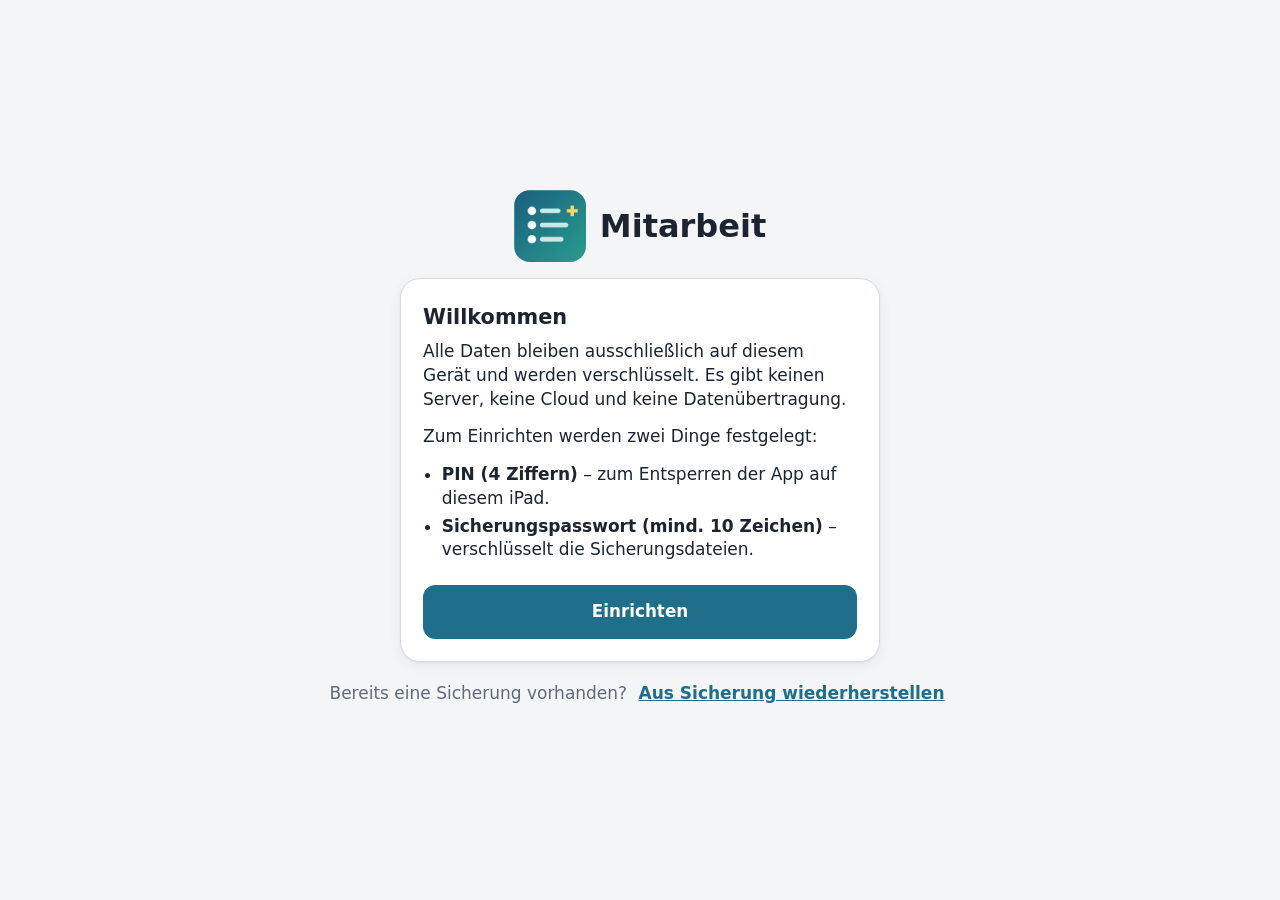
<file: index.html>
<!doctype html>
<html lang="de">
<head>
<meta charset="utf-8">
<meta http-equiv="Content-Security-Policy" content="default-src 'none'; script-src 'self'; style-src 'self'; img-src 'self' blob: data:; connect-src 'self'; manifest-src 'self'; worker-src 'self'; font-src 'none'; media-src 'none'; frame-src 'none'; object-src 'none'; base-uri 'none'; form-action 'none'">
<meta name="referrer" content="no-referrer">
<meta name="viewport" content="width=device-width, initial-scale=1, viewport-fit=cover">
<meta name="apple-mobile-web-app-capable" content="yes">
<meta name="mobile-web-app-capable" content="yes">
<meta name="apple-mobile-web-app-status-bar-style" content="black-translucent">
<meta name="apple-mobile-web-app-title" content="Mitarbeit">
<meta name="theme-color" content="#1f6f8b">
<meta name="format-detection" content="telephone=no">
<meta name="robots" content="noindex, nofollow">
<title>Mitarbeit</title>
<link rel="manifest" href="manifest.json">
<link rel="apple-touch-icon" href="icons/apple-touch-icon.png">
<link rel="icon" type="image/png" sizes="32x32" href="icons/favicon-32.png">
<link rel="stylesheet" href="css/app.css">
<script type="module" src="js/app.js"></script>
</head>
<body>
<div id="app"><p class="boot">Mitarbeit wird geladen …</p></div>
<noscript><p class="boot">Für diese App wird JavaScript benötigt.</p></noscript>
</body>
</html>
</file>
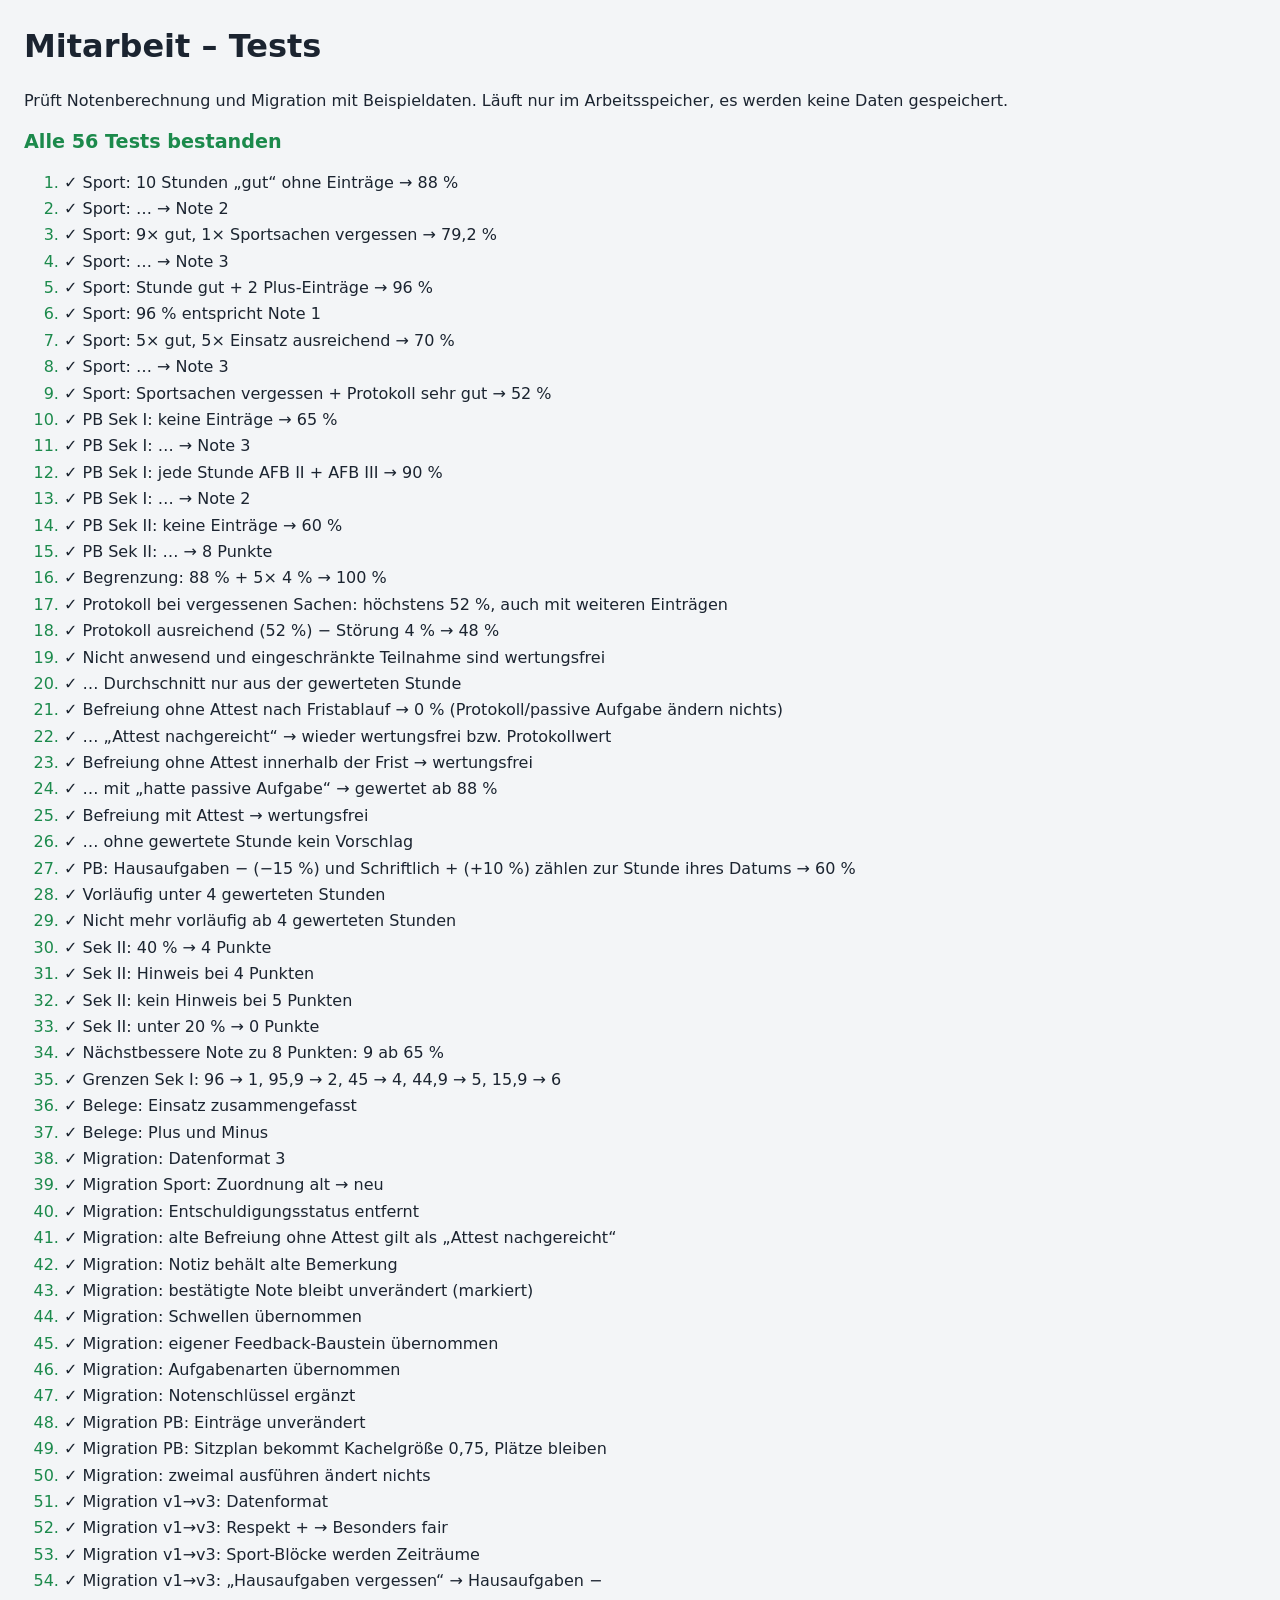
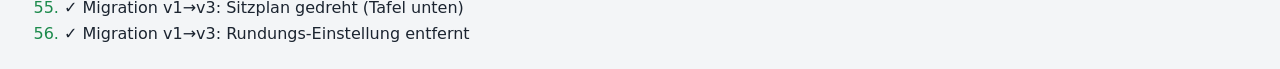
<file: tests/index.html>
<!doctype html>
<html lang="de">
<head>
<meta charset="utf-8">
<meta http-equiv="Content-Security-Policy" content="default-src 'none'; script-src 'self'; style-src 'self'; connect-src 'self'; base-uri 'none'; form-action 'none'">
<meta name="viewport" content="width=device-width, initial-scale=1">
<meta name="robots" content="noindex, nofollow">
<title>Mitarbeit – Tests</title>
<link rel="stylesheet" href="tests.css">
<script type="module" src="tests.js"></script>
</head>
<body>
<h1>Mitarbeit – Tests</h1>
<p>Prüft Notenberechnung und Migration mit Beispieldaten. Läuft nur im Arbeitsspeicher, es werden keine Daten gespeichert.</p>
<div id="summary">Tests laufen …</div>
<ol id="results"></ol>
</body>
</html>
</file>
<file: css/app.css>
/* Mitarbeit – Stylesheet (keine externen Schriften, nur Systemschrift) */

:root {
  --bg: #f3f5f7;
  --surface: #ffffff;
  --surface2: #eef1f4;
  --text: #1b2430;
  --muted: #5f6b7a;
  --border: #d5dbe2;
  --primary: #1f6f8b;
  --primary-ink: #ffffff;
  --primary-soft: #e1eff4;
  --sport: #23855a;
  --sport-soft: #dff2e8;
  --pb: #5a52c4;
  --pb-soft: #e8e6fa;
  --plus: #1c8a4c;
  --plus-bg: #e1f4e8;
  --minus: #c0392b;
  --minus-bg: #fbe5e2;
  --neutral-bg: #eceff3;
  --warn: #9a5b00;
  --warn-bg: #fff2d6;
  --danger: #c0392b;
  --radius: 14px;
  --shadow: 0 1px 2px rgba(0, 0, 0, .06), 0 4px 14px rgba(0, 0, 0, .05);
  --safe-top: env(safe-area-inset-top, 0px);
  --safe-bottom: env(safe-area-inset-bottom, 0px);
  color-scheme: light dark;
}

@media (prefers-color-scheme: dark) {
  :root {
    --bg: #11161c;
    --surface: #1b222b;
    --surface2: #232c37;
    --text: #e8edf2;
    --muted: #9aa7b5;
    --border: #334050;
    --primary: #4fb3d4;
    --primary-ink: #08202a;
    --primary-soft: #183442;
    --sport: #4cc58c;
    --sport-soft: #173426;
    --pb: #9d96f2;
    --pb-soft: #26244a;
    --plus: #5ed38f;
    --plus-bg: #173a27;
    --minus: #ff8a7d;
    --minus-bg: #45201c;
    --neutral-bg: #2a333e;
    --warn: #f5c062;
    --warn-bg: #3d3018;
    --danger: #ff8a7d;
    --shadow: 0 1px 2px rgba(0, 0, 0, .4);
  }
}

* { box-sizing: border-box; }
html { -webkit-text-size-adjust: 100%; }
body {
  margin: 0;
  background: var(--bg);
  color: var(--text);
  font: 17px/1.4 -apple-system, BlinkMacSystemFont, "Segoe UI", system-ui, sans-serif;
  -webkit-tap-highlight-color: transparent;
  -webkit-user-select: none;
  user-select: none;
  min-height: 100vh;
  overscroll-behavior-y: none;
}
input, textarea, select { -webkit-user-select: text; user-select: text; }
h1, h2, h3, h4 { margin: .2em 0 .5em; line-height: 1.2; }
h2 { font-size: 1.3rem; }
h3 { font-size: 1.08rem; }
h4 { font-size: 1rem; color: var(--muted); }
p { margin: .4em 0 .8em; }
small, .small { font-size: .85rem; }
.muted { color: var(--muted); }
.boot { padding: 40px 20px; text-align: center; color: var(--muted); }
[hidden] { display: none !important; }

/* ---------- Formularelemente ---------- */

input[type=text], input[type=password], input[type=number], input[type=date], select, textarea {
  font: inherit;
  font-size: 17px; /* verhindert Zoom auf iOS */
  color: var(--text);
  background: var(--surface);
  border: 1px solid var(--border);
  border-radius: 10px;
  padding: 10px 12px;
  min-height: 46px;
  width: 100%;
}
textarea { resize: vertical; line-height: 1.4; }
select { -webkit-appearance: none; appearance: none; padding-right: 32px;
  background-image: linear-gradient(45deg, transparent 50%, var(--muted) 50%), linear-gradient(135deg, var(--muted) 50%, transparent 50%);
  background-position: calc(100% - 18px) 50%, calc(100% - 12px) 50%;
  background-size: 6px 6px; background-repeat: no-repeat; }
input:focus, select:focus, textarea:focus { outline: 2px solid var(--primary); outline-offset: 1px; }
input[type=checkbox] { width: 24px; height: 24px; accent-color: var(--primary); flex: none; margin: 0; }

.field { display: flex; flex-direction: column; gap: 6px; margin: 0 0 14px; }
.field > span { font-weight: 600; font-size: .95rem; }
.field > small { color: var(--muted); }
.check { display: flex; align-items: center; gap: 10px; margin: 0 0 12px; min-height: 40px; cursor: pointer; }
.inline-checks { display: flex; flex-wrap: wrap; gap: 4px 20px; }
.error { color: var(--danger); font-weight: 600; min-height: 0; margin: 0 0 8px; }
.error:empty { display: none; }

/* ---------- Buttons ---------- */

.btn {
  font: inherit;
  font-weight: 600;
  min-height: 46px;
  padding: 10px 16px;
  border-radius: 12px;
  border: 1px solid var(--border);
  background: var(--surface);
  color: var(--text);
  cursor: pointer;
  white-space: nowrap;
  touch-action: manipulation;
}
.btn:active { transform: scale(.98); }
.btn:disabled { opacity: .45; cursor: default; transform: none; }
.btn.primary { background: var(--primary); border-color: var(--primary); color: var(--primary-ink); }
.btn.danger { background: var(--danger); border-color: var(--danger); color: #fff; }
.btn.ghost { background: transparent; }
.btn.ghost.danger { background: transparent; color: var(--danger); border-color: var(--border); }
.btn.big { min-height: 54px; padding: 12px 22px; font-size: 1.05rem; }
.btn.small { min-height: 38px; padding: 6px 12px; font-size: .9rem; }
.btn.link { border: 0; background: none; color: var(--primary); padding: 4px 6px; min-height: 0; text-decoration: underline; }
.btn.left { margin-right: auto; }
.icon-btn { font: inherit; font-size: 1.2rem; width: 46px; height: 46px; border-radius: 50%; border: 0; background: var(--surface2); color: var(--text); cursor: pointer; flex: none; }
.btnrow { display: flex; flex-wrap: wrap; gap: 10px; justify-content: flex-end; align-items: center; margin-top: 12px; }
.btnrow.left { justify-content: flex-start; }

.seg { display: inline-flex; background: var(--surface2); border-radius: 12px; padding: 3px; gap: 3px; }
.seg button { font: inherit; font-weight: 600; border: 0; background: transparent; color: var(--muted); padding: 8px 16px; border-radius: 9px; min-height: 40px; cursor: pointer; }
.seg button.active { background: var(--surface); color: var(--text); box-shadow: var(--shadow); }
.seg.subj button { min-width: 88px; font-size: 1.05rem; }
.seg.subj button.active.sport { background: var(--sport); color: #fff; }
.seg.subj button.active.pb { background: var(--pb); color: #fff; }
.subj-badge { font-weight: 700; padding: 6px 12px; border-radius: 10px; }
.subj-badge.sport { background: var(--sport-soft); color: var(--sport); }
.subj-badge.pb { background: var(--pb-soft); color: var(--pb); }

/* ---------- Kopfzeile, Reiter, Inhalt ---------- */

.topbar {
  position: sticky; top: 0; z-index: 20;
  display: grid; grid-template-columns: 1fr auto 1fr; align-items: center; gap: 10px;
  padding: calc(8px + var(--safe-top)) 14px 8px;
  background: var(--surface);
  border-bottom: 1px solid var(--border);
}
.tb-left { display: flex; gap: 8px; }
.tb-right { display: flex; gap: 8px; justify-content: flex-end; flex-wrap: wrap; }
.tb-center { text-align: center; min-width: 0; }
.tb-center-row { display: flex; align-items: center; gap: 12px; justify-content: center; }
.tb-title { font-size: 1.35rem; font-weight: 800; white-space: nowrap; }
.tb-sub { font-size: .85rem; color: var(--muted); }

.sticky-head { position: sticky; top: 0; z-index: 20; }
.sticky-head .topbar { position: static; }
.tabs {
  display: flex; gap: 4px; overflow-x: auto; padding: 6px 10px 0;
  background: var(--surface); border-bottom: 1px solid var(--border);
  scrollbar-width: none;
}
.tabs::-webkit-scrollbar { display: none; }
.tab { font: inherit; font-weight: 600; border: 0; background: none; color: var(--muted); padding: 10px 16px 12px; border-bottom: 3px solid transparent; cursor: pointer; white-space: nowrap; min-height: 46px; }
.tab.active { color: var(--text); border-bottom-color: var(--primary); }
.tabs.sport .tab.active { border-bottom-color: var(--sport); }
.tabs.pb .tab.active { border-bottom-color: var(--pb); }

.content { padding: 14px 16px calc(40px + var(--safe-bottom)); max-width: 1400px; margin: 0 auto; }
.content.with-selbar { padding-bottom: calc(110px + var(--safe-bottom)); }
.content.settings { max-width: 900px; }

.card { background: var(--surface); border: 1px solid var(--border); border-radius: var(--radius); padding: 14px 16px; margin: 0 0 14px; box-shadow: var(--shadow); }
.card.note { background: var(--primary-soft); border-color: transparent; box-shadow: none; }
.empty, .empty-card { text-align: center; color: var(--muted); padding: 24px; }
.hint { color: var(--muted); font-size: .9rem; margin: 0 0 10px; }
.footnote { text-align: center; color: var(--muted); font-size: .85rem; margin-top: 24px; }
.warnbox { background: var(--warn-bg); color: var(--warn); border-radius: 10px; padding: 10px 12px; }
.warnbox p { margin: .3em 0 0; color: var(--text); }
.spacer { flex: 1; }
ul.plain { padding-left: 1.1em; margin: .3em 0 1em; }
ul.plain li { margin: .25em 0; }
.link-name { font: inherit; font-weight: 700; border: 0; background: none; color: var(--primary); padding: 0; cursor: pointer; text-decoration: underline; }

.toolbar { display: flex; flex-wrap: wrap; align-items: center; gap: 10px; margin: 0 0 12px; }
.toolbar select { width: auto; min-width: 180px; }
.inline { display: inline-flex; align-items: center; gap: 8px; font-weight: 600; }
.inline-title { margin: 0 6px; }

/* ---------- Anmeldung ---------- */

.auth { min-height: 100vh; display: flex; flex-direction: column; align-items: center; justify-content: center; padding: calc(24px + var(--safe-top)) 16px 24px; gap: 16px; }
.auth-logo { display: flex; align-items: center; gap: 14px; }
.auth-logo img { border-radius: 16px; }
.auth-logo h1 { font-size: 2rem; margin: 0; }
.auth-card { width: 100%; max-width: 480px; background: var(--surface); border-radius: 20px; padding: 22px; box-shadow: var(--shadow); border: 1px solid var(--border); }
.auth-card .btn.big { width: 100%; margin-top: 6px; }
.auth-foot { color: var(--muted); text-align: center; }

/* ---------- Start ---------- */

.banners { display: flex; flex-direction: column; gap: 10px; margin-bottom: 16px; }
.banner { display: flex; flex-wrap: wrap; align-items: center; gap: 10px 16px; justify-content: space-between; padding: 12px 14px; border-radius: 12px; font-weight: 600; margin-bottom: 12px; }
.banners .banner { margin: 0; }
.banner.update { background: var(--primary-soft); color: var(--primary); }
.banner.warn { background: var(--warn-bg); color: var(--warn); }
.banner.info { background: var(--surface2); }
.banner.done { background: var(--plus-bg); color: var(--plus); }
.banner-actions { display: flex; gap: 8px; flex-wrap: wrap; }
.banner .btn { color: var(--text); }
.banner .btn.primary { color: var(--primary-ink); }

.tiles { display: grid; grid-template-columns: repeat(auto-fill, minmax(220px, 1fr)); gap: 16px; }
.tile {
  background: var(--surface); border: 1px solid var(--border); border-radius: 18px; padding: 18px;
  box-shadow: var(--shadow); cursor: pointer; display: flex; flex-direction: column; gap: 6px; min-height: 170px;
}
.tile:active { transform: scale(.985); }
.tile-name { font-size: 2.1rem; font-weight: 800; letter-spacing: -.01em; }
.tile-sub { color: var(--muted); font-size: .9rem; }
.tile-chips { display: flex; gap: 8px; margin-top: auto; flex-wrap: wrap; }
.subj-chip { font: inherit; font-weight: 700; border: 0; border-radius: 10px; padding: 10px 18px; min-height: 46px; cursor: pointer; }
.subj-chip.sport { background: var(--sport-soft); color: var(--sport); }
.subj-chip.pb { background: var(--pb-soft); color: var(--pb); }
.tile-meta { color: var(--muted); font-size: .85rem; }

/* ---------- Info-Leiste, Chips, Tags ---------- */

.infobar { display: flex; flex-wrap: wrap; gap: 8px; align-items: center; margin: 0 0 14px; }
.period { font-weight: 700; padding: 8px 12px; background: var(--surface2); border-radius: 10px; }
.chip-btn { font: inherit; font-weight: 600; font-size: .95rem; border: 1px solid var(--border); background: var(--surface); color: var(--text); padding: 8px 14px; border-radius: 999px; min-height: 42px; cursor: pointer; }
.chip-btn.warn { background: var(--warn-bg); color: var(--warn); border-color: transparent; }
.chip-btn.active { background: var(--primary); color: var(--primary-ink); border-color: var(--primary); }
.tag { display: inline-block; font-size: .8rem; font-weight: 600; padding: 2px 8px; border-radius: 999px; background: var(--surface2); color: var(--muted); margin: 2px 4px 2px 0; }
.tag.absent { background: var(--minus-bg); color: var(--minus); }
.tag.exempt { background: var(--warn-bg); color: var(--warn); }
.tag.limited { background: var(--primary-soft); color: var(--primary); }
.tag.warn { background: var(--warn-bg); color: var(--warn); }
.tag.ok { background: var(--plus-bg); color: var(--plus); }
.badge { display: inline-block; font-size: .85rem; font-weight: 700; padding: 3px 9px; border-radius: 8px; margin: 2px; }
.badge.plus { background: var(--plus-bg); color: var(--plus); }
.badge.minus { background: var(--minus-bg); color: var(--minus); }
.badge.neutral { background: var(--neutral-bg); color: var(--muted); }
.badge.open { background: var(--warn-bg); color: var(--warn); }

.trend { font-size: .85rem; font-weight: 700; padding: 3px 8px; border-radius: 8px; white-space: nowrap; }
.trend.up { background: var(--plus-bg); color: var(--plus); }
.trend.down { background: var(--minus-bg); color: var(--minus); }
.trend.flat { background: var(--neutral-bg); color: var(--muted); }

/* ---------- Schülerkarten (Sport) ---------- */

.sgrid { display: grid; grid-template-columns: repeat(auto-fill, minmax(180px, 1fr)); gap: 12px; }
.scard {
  background: var(--surface); border: 2px solid var(--border); border-radius: 16px; padding: 14px;
  min-height: 92px; cursor: pointer; display: flex; flex-direction: column; gap: 6px;
  -webkit-touch-callout: none; touch-action: manipulation; box-shadow: var(--shadow);
}
.scard:active { transform: scale(.98); }
.scard-top { display: flex; justify-content: space-between; align-items: flex-start; gap: 6px; }
.sname { font-weight: 700; font-size: 1.1rem; overflow: hidden; text-overflow: ellipsis; }
.scard.inactive { opacity: .45; }
.scard.selected, .seat.selected { border-color: var(--primary); background: var(--primary-soft); box-shadow: 0 0 0 3px var(--primary); }

.selbar {
  position: fixed; left: 0; right: 0; bottom: 0; z-index: 30;
  display: flex; flex-wrap: wrap; align-items: center; gap: 10px;
  padding: 12px 16px calc(12px + var(--safe-bottom));
  background: var(--surface); border-top: 1px solid var(--border); box-shadow: 0 -4px 16px rgba(0, 0, 0, .08);
}
.selcount { font-weight: 700; margin-right: auto; }

/* ---------- Sitzplan (PB) ---------- */

.seat-wrap { overflow: auto; -webkit-overflow-scrolling: touch; border-radius: var(--radius); border: 1px solid var(--border); background: var(--surface); }
.seat-canvas { position: relative; }
.seat-canvas.unlocked {
  background-image: radial-gradient(circle, var(--border) 1px, transparent 1.2px);
  background-size: 16px 16px;
}
.board { position: absolute; bottom: 12px; left: 50%; transform: translateX(-50%); width: min(60%, 480px); text-align: center; padding: 8px; border-radius: 8px; background: var(--surface2); color: var(--muted); font-weight: 700; letter-spacing: .1em; }
.seat {
  position: absolute; background: var(--surface); border: 2px solid var(--border); border-radius: 14px;
  padding: 8px 10px; display: flex; flex-direction: column; justify-content: space-between;
  cursor: pointer; -webkit-touch-callout: none; box-shadow: var(--shadow); touch-action: manipulation;
}
.seat-canvas.unlocked .seat { touch-action: none; cursor: grab; border-style: dashed; }
.seat.dragging { z-index: 10; cursor: grabbing; box-shadow: 0 8px 24px rgba(0, 0, 0, .2); opacity: .95; }
.seat .sname { font-size: 1rem; white-space: nowrap; }
.seat.inactive { opacity: .4; }
.seat-meta { display: flex; gap: 6px; align-items: center; flex-wrap: nowrap; overflow: hidden; }
.rede { font-size: .85rem; font-weight: 700; color: var(--muted); white-space: nowrap; }
.btn.lock.locked { background: var(--surface2); }
.btn.lock.unlocked { background: var(--warn-bg); color: var(--warn); border-color: transparent; }
.plan-select { min-width: 160px; }

/* ---------- Dialoge ---------- */

.overlay {
  position: fixed; inset: 0; z-index: 50;
  background: rgba(10, 18, 28, .45);
  display: flex; align-items: center; justify-content: center;
  padding: calc(16px + var(--safe-top)) 16px calc(16px + var(--safe-bottom));
}
.sheet {
  background: var(--bg); border-radius: 20px; width: 100%; max-width: 760px; max-height: 100%;
  display: flex; flex-direction: column; overflow: hidden; box-shadow: 0 20px 60px rgba(0, 0, 0, .3);
}
.sheet.small { max-width: 560px; }
.sheet.full { max-width: 1000px; height: 100%; }
.sheet-head { display: flex; align-items: center; gap: 12px; padding: 12px 12px 12px 20px; background: var(--surface); border-bottom: 1px solid var(--border); }
.sheet-title { flex: 1; margin: 0; font-size: 1.2rem; }
.sheet-body { padding: 16px 20px 22px; overflow-y: auto; -webkit-overflow-scrolling: touch; flex: 1; }
.form .btnrow { margin-top: 4px; }

.toast {
  position: fixed; left: 50%; transform: translateX(-50%); bottom: calc(24px + var(--safe-bottom)); z-index: 80;
  display: flex; align-items: center; gap: 14px; max-width: calc(100% - 32px);
  background: #1b2430; color: #fff; padding: 12px 14px 12px 18px; border-radius: 14px; box-shadow: 0 8px 30px rgba(0, 0, 0, .3);
  font-weight: 600;
}
.with-selbar ~ .toast, body:has(.selbar) .toast { bottom: calc(100px + var(--safe-bottom)); }
.toast button { font: inherit; font-weight: 700; border: 0; border-radius: 10px; background: #fff; color: #1b2430; padding: 8px 14px; min-height: 40px; cursor: pointer; white-space: nowrap; }

/* ---------- Bewertungsmenü ---------- */

.note-input { margin-bottom: 12px; }
.info-box { background: var(--surface); border: 1px solid var(--border); border-radius: 12px; padding: 10px 12px; margin-bottom: 8px; }
.info-items { display: flex; flex-wrap: wrap; gap: 6px 16px; align-items: center; }
.info-box .btnrow { margin-top: 8px; }
.sec-title { font-size: .85rem; text-transform: uppercase; letter-spacing: .06em; color: var(--muted); margin: 18px 0 8px; }
.catlist { display: grid; grid-template-columns: repeat(auto-fill, minmax(320px, 1fr)); gap: 8px; }
.catrow { display: flex; align-items: center; gap: 10px; background: var(--surface); border: 1px solid var(--border); border-radius: 12px; padding: 8px 8px 8px 14px; min-height: 64px; }
.catrow.wide { grid-column: 1 / -1; flex-wrap: wrap; }
.catlabel { flex: 1; display: flex; flex-direction: column; min-width: 0; font-weight: 600; }
.catlabel small { color: var(--muted); font-weight: 400; }
.weight { margin-left: 8px; font-size: .8rem; font-weight: 600; color: var(--muted); background: var(--surface2); padding: 1px 6px; border-radius: 6px; }
.rbtns { display: flex; gap: 8px; flex-wrap: wrap; }
.rb { font: inherit; font-size: 1.5rem; font-weight: 800; min-width: 64px; min-height: 52px; border-radius: 12px; border: 0; cursor: pointer; touch-action: manipulation; }
.rb:active { transform: scale(.95); }
.rb.plus { background: var(--plus-bg); color: var(--plus); }
.rb.minus { background: var(--minus-bg); color: var(--minus); }
.rb.neutral { background: var(--neutral-bg); color: var(--text); font-size: 1rem; padding: 0 16px; }
.rb.level { font-size: 1.05rem; padding: 4px 16px; display: flex; flex-direction: column; align-items: center; justify-content: center; line-height: 1.1; min-width: 96px; }
.rb.level small { font-size: .75rem; font-weight: 600; opacity: .8; }
.step-head { display: flex; align-items: center; gap: 12px; margin-bottom: 12px; font-size: 1.1rem; }
.subgrid { display: grid; grid-template-columns: repeat(auto-fill, minmax(220px, 1fr)); gap: 10px; }
.btn.sub { min-height: 64px; white-space: normal; font-size: 1.05rem; }

/* ---------- Listen ---------- */

.list { display: flex; flex-direction: column; gap: 8px; }
.listrow-wrap { display: flex; gap: 8px; align-items: stretch; }
.listrow-wrap .listrow { flex: 1; }
.listrow {
  font: inherit; color: inherit; text-align: left; width: 100%;
  display: flex; flex-wrap: wrap; align-items: center; justify-content: space-between; gap: 8px 16px;
  background: var(--surface); border: 1px solid var(--border); border-radius: 12px; padding: 12px 16px; min-height: 64px; cursor: pointer;
}
.lr-main { display: flex; flex-direction: column; }
.lr-main small { color: var(--muted); }
.lr-side { display: flex; flex-wrap: wrap; align-items: center; gap: 4px 8px; justify-content: flex-end; }
.status { font-weight: 700; font-size: .85rem; padding: 4px 10px; border-radius: 999px; }
.status.run { background: var(--primary-soft); color: var(--primary); }
.status.done { background: var(--plus-bg); color: var(--plus); }
.status.open { background: var(--warn-bg); color: var(--warn); }
.status.future { background: var(--surface2); color: var(--muted); }

.entrylist { display: flex; flex-direction: column; gap: 6px; }
.datehead { margin: 14px 0 2px; }
.entry {
  font: inherit; color: inherit; text-align: left; width: 100%;
  display: flex; align-items: center; gap: 12px; background: var(--surface); border: 1px solid var(--border);
  border-radius: 10px; padding: 8px 12px; min-height: 52px; cursor: pointer;
}
.e-sign { flex: none; width: 34px; height: 34px; border-radius: 50%; display: flex; align-items: center; justify-content: center; font-weight: 800; font-size: 1.2rem; }
.e-sign.plus { background: var(--plus-bg); color: var(--plus); }
.e-sign.minus { background: var(--minus-bg); color: var(--minus); }
.e-sign.neutral { background: var(--neutral-bg); color: var(--muted); }
.e-main { flex: 1; min-width: 0; }
.e-note { display: block; color: var(--muted); font-size: .9rem; font-style: italic; }
.e-meta { color: var(--muted); font-size: .85rem; white-space: nowrap; }

.summary .sum-head { display: flex; flex-wrap: wrap; gap: 10px 28px; margin-bottom: 8px; }
.summary .sum-head > div { display: flex; flex-direction: column; }
.summary small { color: var(--muted); }
.big { font-size: 1.6rem; font-weight: 800; }
.big.plus { color: var(--plus); }
.big.minus { color: var(--minus); }
.sum-list { list-style: none; padding: 0; margin: 0 0 10px; }
.sum-list li { display: flex; justify-content: space-between; gap: 10px; padding: 6px 0; border-bottom: 1px solid var(--border); align-items: center; }
.sum-counts { display: flex; gap: 4px; flex-wrap: wrap; justify-content: flex-end; }

.excuse-row { display: flex; flex-wrap: wrap; justify-content: space-between; align-items: center; gap: 8px; padding: 10px 0; border-bottom: 1px solid var(--border); }
.excuse-row .btnrow { margin: 0; }
.excuse-row.overdue strong { color: var(--minus); }

/* ---------- Schriftlich ---------- */

.wlist { display: flex; flex-direction: column; gap: 6px; }
.wrow { display: flex; flex-wrap: wrap; align-items: center; gap: 8px 16px; background: var(--surface); border: 1px solid var(--border); border-radius: 12px; padding: 8px 10px 8px 14px; }
.wrow .sname { flex: 1; min-width: 120px; }
.wbtns { display: flex; flex-wrap: wrap; gap: 6px; }
.wb { font: inherit; font-weight: 700; min-height: 48px; min-width: 56px; padding: 6px 12px; border-radius: 10px; border: 2px solid var(--border); background: var(--surface); color: var(--text); cursor: pointer; touch-action: manipulation; }
.wb.plus.active { background: var(--plus); border-color: var(--plus); color: #fff; }
.wb.minus.active { background: var(--minus); border-color: var(--minus); color: #fff; }
.wb.neutral.active { background: var(--muted); border-color: var(--muted); color: var(--bg); }

.table-wrap { overflow-x: auto; -webkit-overflow-scrolling: touch; margin-bottom: 14px; border-radius: 12px; border: 1px solid var(--border); background: var(--surface); }
table { border-collapse: collapse; width: 100%; }
th, td { padding: 10px 12px; border-bottom: 1px solid var(--border); text-align: left; vertical-align: middle; }
thead th { background: var(--surface2); font-size: .9rem; white-space: nowrap; }
tbody th { font-weight: 700; white-space: nowrap; }
.matrix td.cell { text-align: center; font-weight: 800; cursor: pointer; min-width: 56px; }
.matrix th small { display: block; font-weight: 500; color: var(--muted); }
.cell.plus, .sum.plus { color: var(--plus); }
.cell.minus, .sum.minus { color: var(--minus); }
.cell.neutral, .cell.open { color: var(--muted); }
.grades-table tr.clickable { cursor: pointer; }
.grades-table tr.clickable:active { background: var(--surface2); }
.grades-table td.notes { min-width: 160px; }

/* ---------- Abschluss-Assistent ---------- */

.proposal { display: flex; flex-wrap: wrap; justify-content: space-between; align-items: center; gap: 12px; }
.prop-main { display: flex; flex-direction: column; gap: 4px; }
.grades { display: grid; grid-template-columns: repeat(7, 1fr); gap: 8px; margin-bottom: 12px; }
.grades.sek2 { grid-template-columns: repeat(auto-fill, minmax(64px, 1fr)); }
.gbtn { font: inherit; font-size: 1.4rem; font-weight: 800; min-height: 60px; border-radius: 12px; border: 2px solid var(--border); background: var(--surface); color: var(--text); cursor: pointer; }
.gbtn:last-child { font-size: .9rem; }
.gbtn.proposal { border-color: var(--primary); border-style: dashed; }
.gbtn.active { background: var(--primary); border-color: var(--primary); color: var(--primary-ink); border-style: solid; }
.sec-head { display: flex; align-items: center; justify-content: space-between; gap: 10px; }
.fb-edit h4 { margin-top: 14px; color: var(--text); }
.sheet-body section { margin-bottom: 18px; }
.assess td, .assess th { padding: 8px 10px; }
.scale { display: inline-flex; gap: 6px; }
.scale button { font: inherit; font-weight: 800; width: 48px; height: 48px; border-radius: 10px; border: 2px solid var(--border); background: var(--surface); color: var(--text); cursor: pointer; }
.scale button.active { background: var(--pb); border-color: var(--pb); color: #fff; }
.selfval { font-weight: 600; }
.selfval.diff { color: var(--warn); }
.wiz-foot { position: sticky; bottom: -22px; display: flex; flex-wrap: wrap; gap: 10px; align-items: center; padding: 12px 0; background: var(--bg); border-top: 1px solid var(--border); margin-top: 10px; }

/* ---------- Präsentationsmodus ---------- */

body.presenting #app, body.presenting .overlay, body.presenting .toast { display: none !important; }
.present {
  position: fixed; inset: 0; z-index: 100; overflow-y: auto; -webkit-overflow-scrolling: touch;
  background: linear-gradient(160deg, #eaf4f7, #f6f2fb);
  color: #1b2430;
  padding: calc(56px + var(--safe-top)) 24px calc(40px + var(--safe-bottom));
}
@media (prefers-color-scheme: dark) { .present { background: linear-gradient(160deg, #0f2129, #1b1830); color: #eef2f6; } }
.present-inner { max-width: 1000px; margin: 0 auto; }
.present h1 { font-size: 2.2rem; text-align: center; margin-bottom: 24px; }
.present h2 { font-size: 1.5rem; }
.present-exit {
  position: fixed; top: calc(10px + var(--safe-top)); right: 12px; z-index: 101;
  font: inherit; font-size: .8rem; color: #6b7785; background: rgba(255, 255, 255, .5);
  border: 1px solid rgba(0, 0, 0, .08); border-radius: 999px; padding: 8px 14px; cursor: pointer;
  -webkit-touch-callout: none;
}
.present-exit.holding { background: #1f6f8b; color: #fff; transition: background 2s; }
.p-stack { display: flex; flex-direction: column; gap: 18px; }
.p-cols { display: grid; grid-template-columns: repeat(auto-fit, minmax(300px, 1fr)); gap: 16px; }
.p-area { margin-bottom: 28px; }
.p-sec { border-radius: 18px; padding: 18px 22px; background: rgba(255, 255, 255, .8); border-left: 8px solid #999; }
@media (prefers-color-scheme: dark) { .p-sec { background: rgba(255, 255, 255, .06); } }
.p-sec h3 { font-size: 1.25rem; margin-bottom: 6px; }
.p-sec p { font-size: 1.3rem; line-height: 1.5; white-space: pre-wrap; margin: 0; }
.p-sec.good { border-left-color: #2a9d63; }
.p-sec.work { border-left-color: #e09b2d; }
.p-sec.tip { border-left-color: #4a7fd1; }
.p-lead { text-align: center; font-size: 1.25rem; }
.p-q { background: rgba(255, 255, 255, .8); border-radius: 18px; padding: 18px 22px; margin-bottom: 18px; }
@media (prefers-color-scheme: dark) { .p-q { background: rgba(255, 255, 255, .06); } }
.p-q p { font-size: 1.25rem; }
.p-scale { display: grid; grid-template-columns: repeat(4, 1fr); gap: 10px; }
.p-opt { font: inherit; display: flex; flex-direction: column; align-items: center; gap: 4px; min-height: 96px; border-radius: 16px; border: 2px solid rgba(0, 0, 0, .12); background: #fff; color: #1b2430; cursor: pointer; padding: 10px; font-weight: 600; }
.p-opt.active { background: #5a52c4; border-color: #5a52c4; color: #fff; }
.p-num { font-size: 1.8rem; font-weight: 800; }
.p-done { text-align: center; margin-top: 10px; }

/* ---------- Einstellungen ---------- */

.set-sec { padding: 0; }
.set-sec > summary { padding: 16px 18px; font-weight: 700; font-size: 1.05rem; cursor: pointer; list-style: none; display: flex; align-items: center; gap: 10px; min-height: 56px; }
.set-sec > summary::-webkit-details-marker { display: none; }
.set-sec > summary::before { content: '▸'; color: var(--muted); transition: transform .15s; }
.set-sec[open] > summary::before { transform: rotate(90deg); }
.set-sec > .set-body { padding: 0 18px 18px; }
.set-body h3 { margin-top: 18px; }
.classrow { display: flex; flex-wrap: wrap; align-items: center; gap: 6px 18px; padding: 10px 0; border-bottom: 1px solid var(--border); }
.classrow > input { width: 140px; font-weight: 700; }
.classrow .check { margin: 0; }
.cat-edit { border: 1px solid var(--border); border-radius: 12px; margin-bottom: 8px; background: var(--surface); }
.cat-edit > summary { padding: 12px 14px; cursor: pointer; list-style: none; display: flex; flex-direction: column; min-height: 52px; justify-content: center; }
.cat-edit > summary::-webkit-details-marker { display: none; }
.cat-edit > summary span { font-weight: 700; }
.cat-edit > summary small { color: var(--muted); }
.cat-edit > .set-body { padding: 4px 14px 14px; }
.strow { display: flex; gap: 8px; align-items: center; padding: 6px 0; border-bottom: 1px solid var(--border); }
.strow input { flex: 1; }
.strow input.kuerzel { flex: none; width: 96px; }

/* ---------- Version 2: PIN, Punkte, Schlüssel, Stunden ---------- */

.pinpad { display: flex; flex-direction: column; align-items: center; gap: 10px; margin-top: 8px; }
.pin-dots { display: flex; gap: 18px; margin: 6px 0; }
.pin-dot { width: 18px; height: 18px; border-radius: 50%; border: 2px solid var(--muted); }
.pin-dot.on { background: var(--primary); border-color: var(--primary); }
.pin-msg { min-height: 1.4em; margin: 0; text-align: center; color: var(--muted); font-weight: 600; }
.pin-msg.error { color: var(--danger); }
.pin-grid { display: grid; grid-template-columns: repeat(3, 84px); gap: 12px; }
.pin-key { font: inherit; font-size: 1.8rem; font-weight: 700; width: 84px; height: 84px; border-radius: 50%; border: 1px solid var(--border); background: var(--surface2); color: var(--text); cursor: pointer; touch-action: manipulation; }
.pin-key:active { background: var(--primary-soft); }
.pin-key:disabled { opacity: .4; }
.pin-key.del { font-size: 1.4rem; background: transparent; }
.pinpad.shake { animation: shake .3s; }
@keyframes shake { 25% { transform: translateX(-8px); } 75% { transform: translateX(8px); } }
.step-label { font-size: .85rem; font-weight: 700; color: var(--primary); text-transform: uppercase; letter-spacing: .05em; margin: 0 0 4px; }
.auth-card .btn.big { width: 100%; }

.chip-static { font-weight: 600; font-size: .95rem; padding: 8px 14px; border-radius: 999px; }
.chip-static.ok { background: var(--plus-bg); color: var(--plus); }
.rb.level.short { min-width: 58px; font-size: 1.2rem; }
.sum-pts { margin-left: 8px; min-width: 40px; text-align: right; }
.tag.ha { background: var(--pb-soft); color: var(--pb); }
.seat-top { display: flex; justify-content: space-between; align-items: flex-start; gap: 4px; min-width: 0; }
.seat-top .tag { margin: 0; flex: none; }
.seat .trend { font-size: .8rem; padding: 2px 6px; }
.points-row { display: grid; grid-template-columns: repeat(auto-fill, minmax(150px, 1fr)); gap: 0 12px; }
.key-grid { display: grid; grid-template-columns: repeat(6, 1fr); gap: 0 10px; }
.key-grid.sek2 { grid-template-columns: repeat(auto-fill, minmax(96px, 1fr)); }
.key-below { min-height: 46px; display: flex; align-items: center; color: var(--muted); font-weight: 600; }
.lessons > summary { font-weight: 700; cursor: pointer; min-height: 40px; display: flex; align-items: center; }
.lesson-chips { display: flex; flex-wrap: wrap; gap: 6px; }
.lesson-chip { display: inline-flex; align-items: center; gap: 4px; background: var(--surface2); border-radius: 999px; padding: 4px 4px 4px 12px; font-weight: 600; font-size: .9rem; }
.lesson-chip button { font: inherit; border: 0; background: transparent; color: var(--muted); width: 32px; height: 32px; border-radius: 50%; cursor: pointer; }

/* ---------- Version 3: Stundenwert, Sitzplan-Größe, Notenbegründung, Maßstab ---------- */

.seat { font-size: calc(18px * var(--s, 1)); padding: calc(7px * var(--s, 1)) calc(9px * var(--s, 1)); border-radius: calc(14px * var(--s, 1)); }
.seat .sname { font-size: 1em; white-space: nowrap; overflow: hidden; text-overflow: ellipsis; min-width: 0; flex: 1; }
.seat .trend { font-size: .8em; padding: .1em .35em; }
.seat .rede { font-size: .8em; }
.seat-top .tag { font-size: .7em; padding: .05em .4em; }
.seat-meta { gap: .3em; }
.seat-canvas .board { font-size: calc(17px * max(var(--s, 1), .7)); padding: calc(8px * max(var(--s, 1), .7)); }
.size-label { font-weight: 600; }
.size-slider { width: 140px; accent-color: var(--primary); }
.trend.prov { font-style: italic; opacity: .85; }
.scard .sname { white-space: nowrap; }
.scard-score { display: flex; }

.explain .ex-level { border-left: 4px solid var(--border); padding: 2px 0 2px 12px; margin: 10px 0; }
.explain .ex-level.next { border-left-color: var(--primary); }
.explain h4 { margin: 0 0 4px; color: var(--text); }
.explain p { margin: .2em 0 .5em; }
.lesson-table td { vertical-align: top; }
.lesson-table td.num { white-space: nowrap; }

.scale-view h1 { margin-bottom: 18px; }
.scale-view section { margin-bottom: 22px; }
.scale-table { background: var(--surface); border-radius: 12px; overflow: hidden; }
.scale-table td { padding: 8px 12px; vertical-align: top; }
.scale-table td:first-child { font-weight: 700; white-space: nowrap; }
.present .scale-table { background: rgba(255, 255, 255, .85); font-size: 1.05rem; }
.p-explain { background: rgba(255, 255, 255, .85); border-radius: 18px; padding: 14px 22px; }
@media (prefers-color-scheme: dark) { .p-explain, .present .scale-table { background: rgba(255, 255, 255, .06); } }
.p-heading { margin-top: 26px; }
.desc-area { margin-bottom: 10px; }

/* ---------- Hochformat / kleine Breiten ---------- */

@media (max-width: 820px) {
  .topbar { grid-template-columns: auto 1fr auto; }
  .tb-title { font-size: 1.2rem; }
  .catlist { grid-template-columns: 1fr; }
  .grades { grid-template-columns: repeat(4, 1fr); }
  .seg.subj button { min-width: 64px; padding: 8px 10px; }
}
@media (max-width: 560px) {
  .tb-right .btn { padding: 8px 10px; }
  .sgrid { grid-template-columns: repeat(auto-fill, minmax(150px, 1fr)); }
  .p-scale { grid-template-columns: repeat(2, 1fr); }
}
</file>
<file: tests/tests.css>
body { font: 16px/1.4 -apple-system, system-ui, sans-serif; margin: 24px; color: #1b2430; background: #f3f5f7; }
#summary { font-weight: 700; font-size: 1.2rem; margin: 12px 0; }
#summary.ok { color: #1c8a4c; }
#summary.fail { color: #c0392b; }
li { margin: 4px 0; }
li.ok::marker { color: #1c8a4c; }
li.fail { color: #c0392b; font-weight: 600; }
code { background: #e6e9ee; padding: 0 4px; border-radius: 4px; }
</file>
